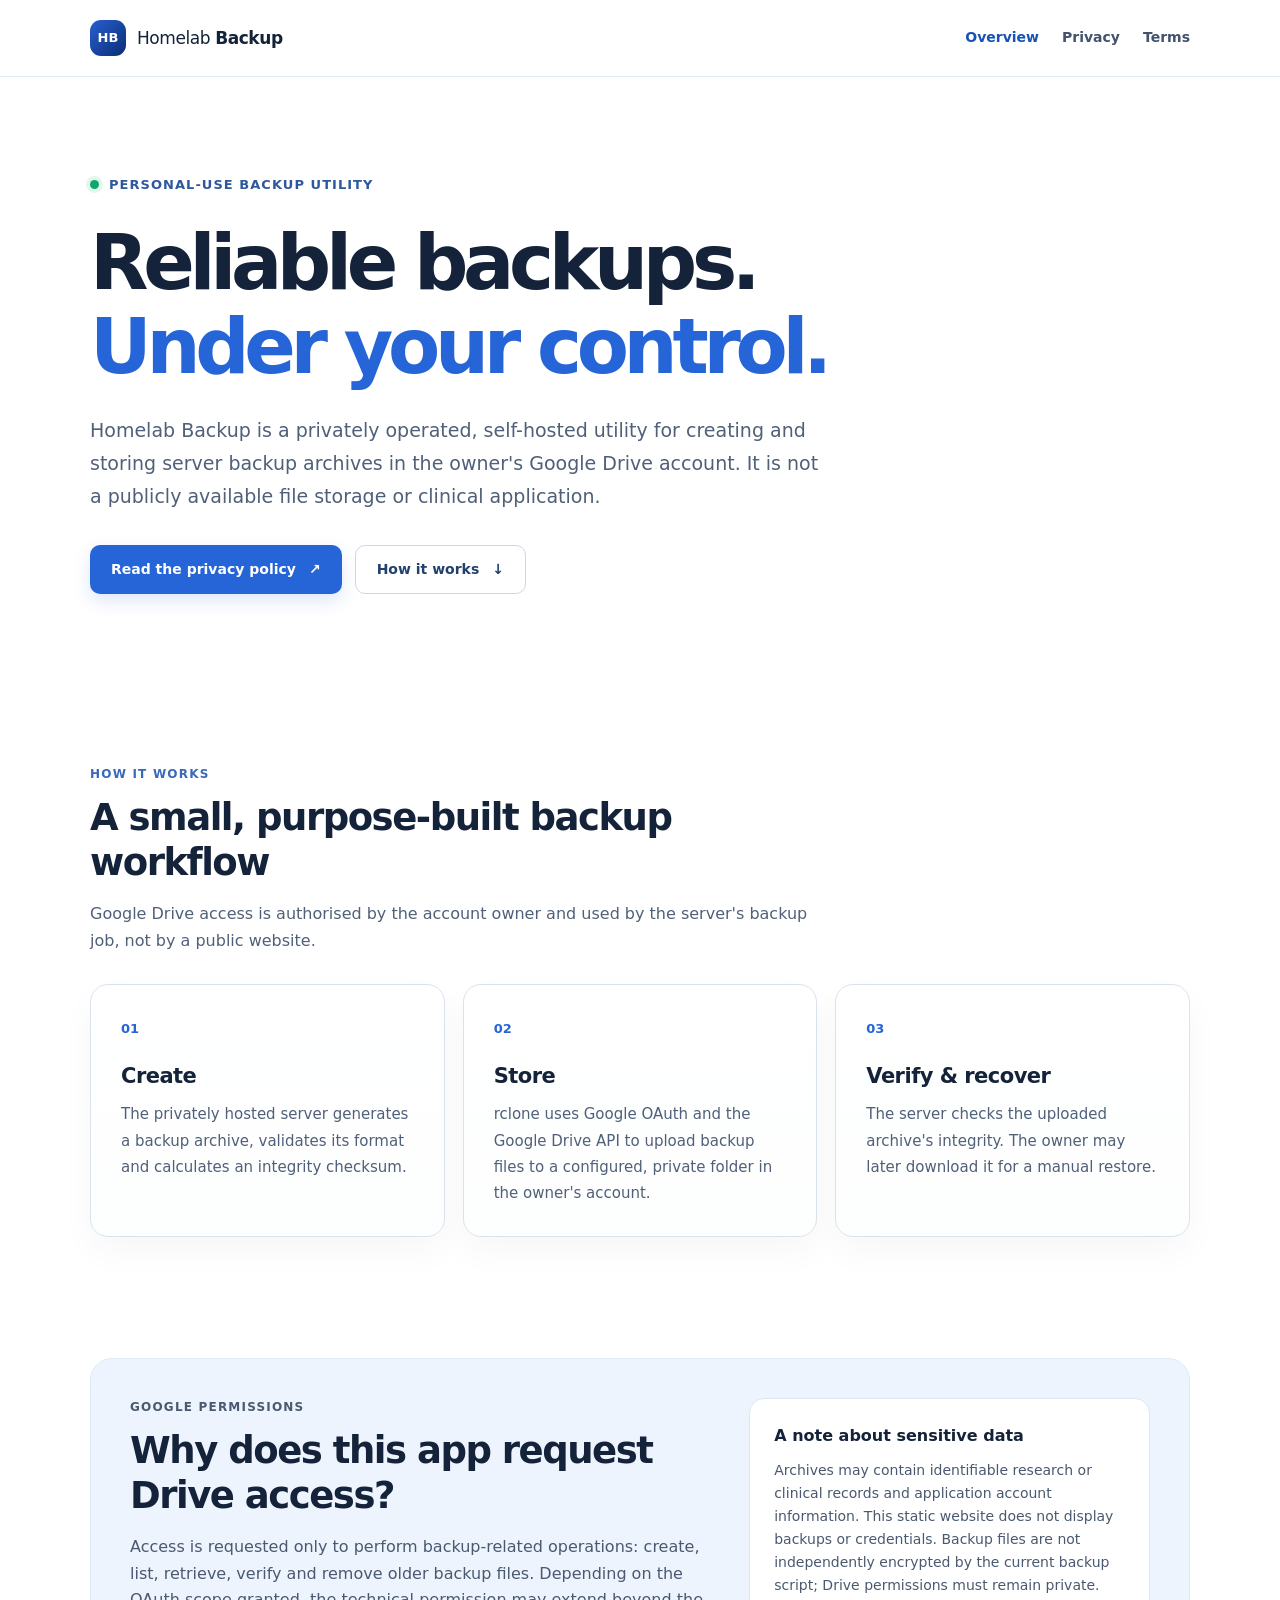
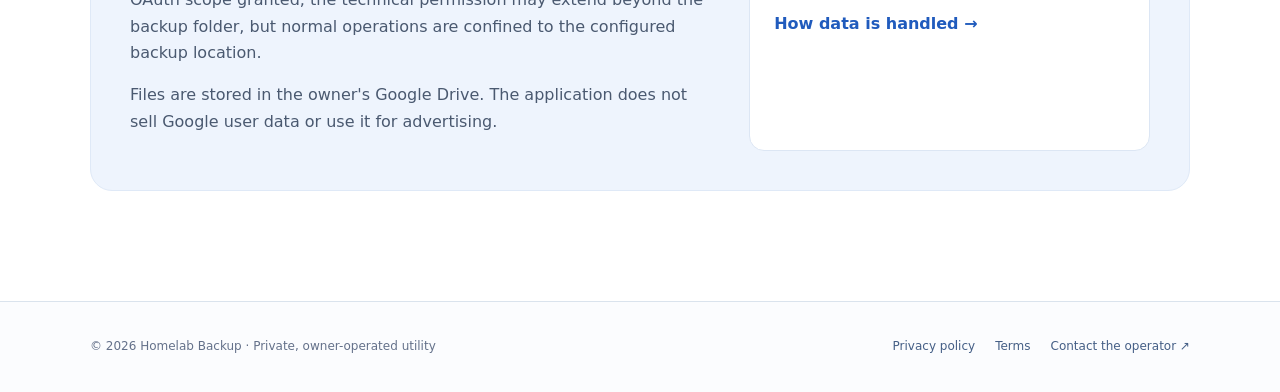
<file: index.html>
<!doctype html>
<html lang="en">
<head>
  <meta charset="utf-8">
  <meta name="viewport" content="width=device-width, initial-scale=1">
  <meta name="description" content="Homelab Backup is a private self-hosted backup utility that uses the Google Drive API to store and recover the owner's server backups.">
  <meta name="robots" content="index, follow">
  <title>Homelab Backup | Private Google Drive backups</title>
  <link rel="canonical" href="https://backup.wildsurg.net/">
  <link rel="stylesheet" href="./styles.css">
</head>
<body>
  <a class="skip-link" href="#main">Skip to content</a>
  <header class="site-header">
    <div class="shell topbar">
      <a class="wordmark" href="./" aria-label="Homelab Backup home"><span class="mark" aria-hidden="true">HB</span><span>Homelab <strong>Backup</strong></span></a>
      <nav aria-label="Primary navigation"><a href="./" aria-current="page">Overview</a><a href="./privacy.html">Privacy</a><a href="./terms.html">Terms</a></nav>
    </div>
  </header>
  <main id="main">
    <section class="hero shell">
      <div class="eyebrow"><span class="status-dot" aria-hidden="true"></span> Personal-use backup utility</div>
      <h1>Reliable backups.<br><span class="accent">Under your control.</span></h1>
      <p class="lead">Homelab Backup is a privately operated, self-hosted utility for creating and storing server backup archives in the owner's Google Drive account. It is not a publicly available file storage or clinical application.</p>
      <div class="actions"><a class="button primary" href="./privacy.html">Read the privacy policy <span aria-hidden="true">↗</span></a><a class="button secondary" href="#how-it-works">How it works <span aria-hidden="true">↓</span></a></div>
    </section>
    <section id="how-it-works" class="shell section" aria-labelledby="workflow-title">
      <div class="section-intro"><p class="section-kicker">How it works</p><h2 id="workflow-title">A small, purpose-built backup workflow</h2><p>Google Drive access is authorised by the account owner and used by the server's backup job, not by a public website.</p></div>
      <div class="grid">
        <article class="card"><span class="step">01</span><h3>Create</h3><p>The privately hosted server generates a backup archive, validates its format and calculates an integrity checksum.</p></article>
        <article class="card"><span class="step">02</span><h3>Store</h3><p>rclone uses Google OAuth and the Google Drive API to upload backup files to a configured, private folder in the owner's account.</p></article>
        <article class="card"><span class="step">03</span><h3>Verify &amp; recover</h3><p>The server checks the uploaded archive's integrity. The owner may later download it for a manual restore.</p></article>
      </div>
    </section>
    <section class="shell section lower" aria-labelledby="permissions-title">
      <div class="information-panel">
        <div><p class="section-kicker">Google permissions</p><h2 id="permissions-title">Why does this app request Drive access?</h2><p>Access is requested only to perform backup-related operations: create, list, retrieve, verify and remove older backup files. Depending on the OAuth scope granted, the technical permission may extend beyond the backup folder, but normal operations are confined to the configured backup location.</p><p>Files are stored in the owner's Google Drive. The application does not sell Google user data or use it for advertising.</p></div>
        <div class="aside"><strong>A note about sensitive data</strong><p>Archives may contain identifiable research or clinical records and application account information. This static website does not display backups or credentials. Backup files are not independently encrypted by the current backup script; Drive permissions must remain private.</p><a class="text-link" href="./privacy.html">How data is handled →</a></div>
      </div>
    </section>
  </main>
  <footer class="site-footer"><div class="shell footer-inner"><p>© 2026 Homelab Backup · Private, owner-operated utility</p><nav aria-label="Footer navigation"><a href="./privacy.html">Privacy policy</a><a href="./terms.html">Terms</a><a href="https://github.com/ahmedyaser7" rel="noopener noreferrer">Contact the operator ↗</a></nav></div></footer>
</body>
</html>
</file>
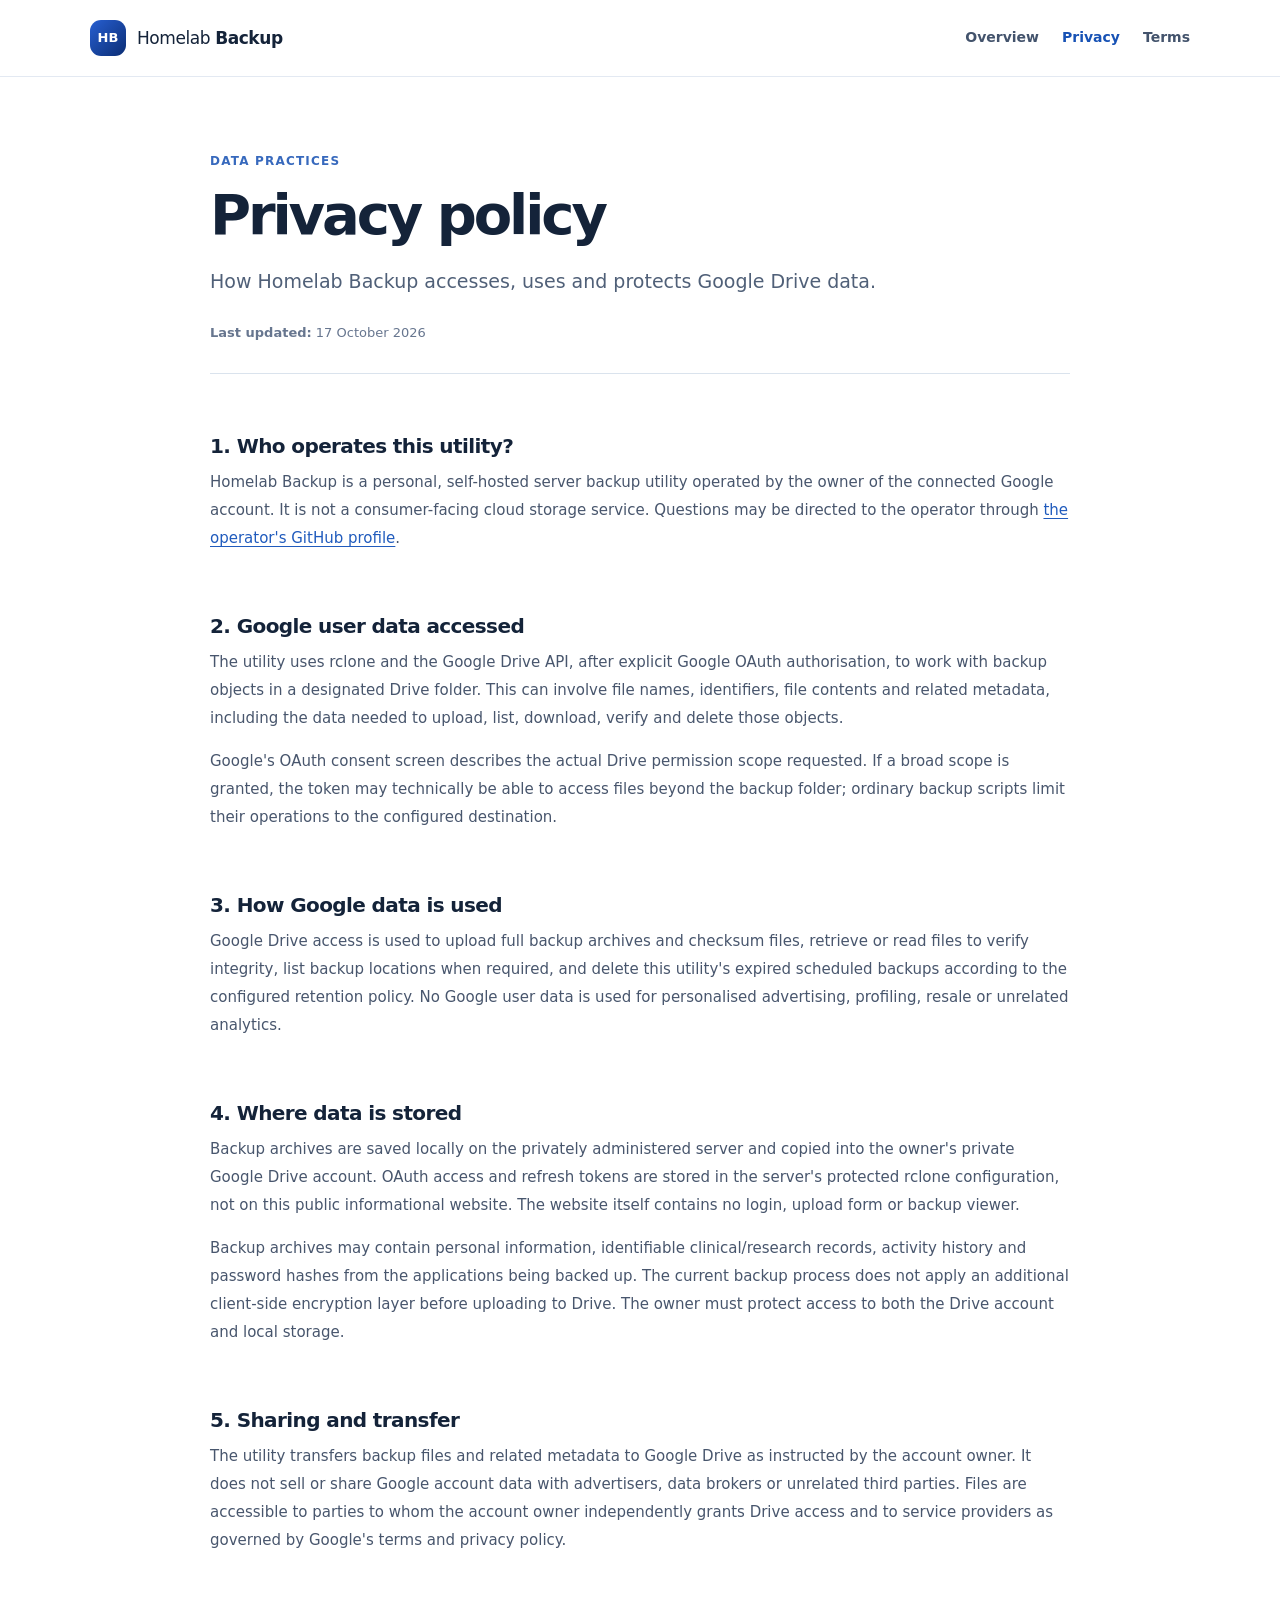
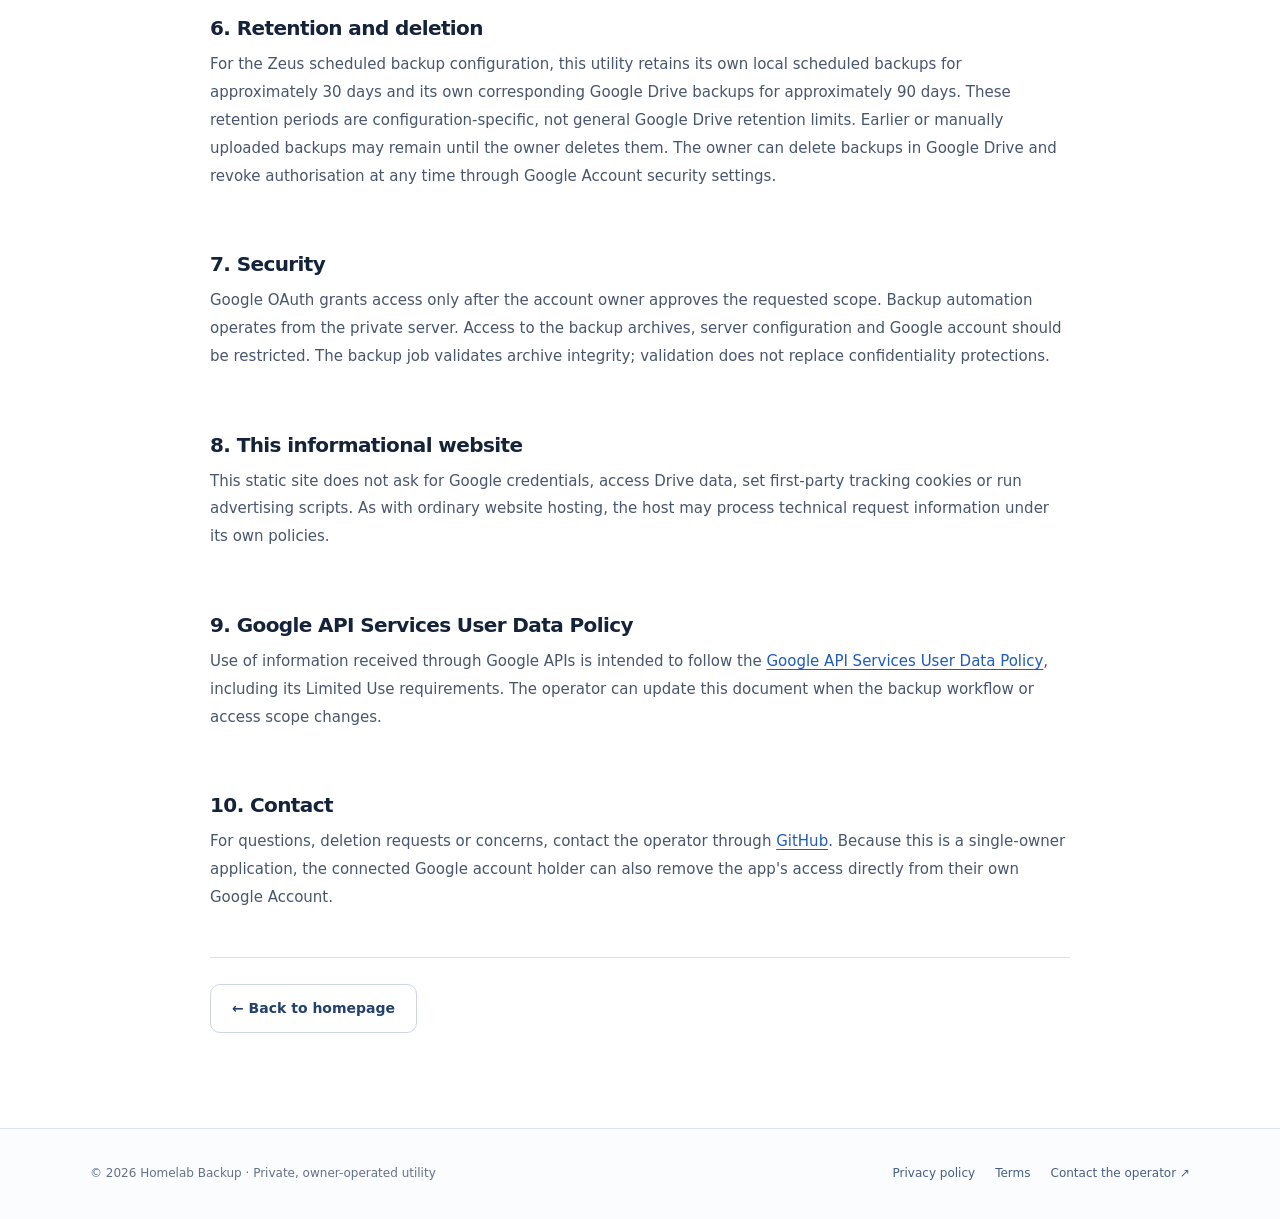
<file: privacy.html>
<!doctype html>
<html lang="en">
<head>
  <meta charset="utf-8">
  <meta name="viewport" content="width=device-width, initial-scale=1">
  <meta name="description" content="Privacy policy for Homelab Backup, a private utility using the Google Drive API to store and verify the owner's server backups.">
  <title>Privacy policy | Homelab Backup</title>
  <link rel="canonical" href="https://backup.wildsurg.net/privacy.html">
  <link rel="stylesheet" href="./styles.css">
</head>
<body>
  <a class="skip-link" href="#main">Skip to content</a>
  <header class="site-header"><div class="shell topbar"><a class="wordmark" href="./"><span class="mark" aria-hidden="true">HB</span><span>Homelab <strong>Backup</strong></span></a><nav aria-label="Primary navigation"><a href="./">Overview</a><a href="./privacy.html" aria-current="page">Privacy</a><a href="./terms.html">Terms</a></nav></div></header>
  <main id="main" class="shell document">
    <p class="section-kicker">Data practices</p>
    <h1>Privacy policy</h1>
    <p class="document-lead">How Homelab Backup accesses, uses and protects Google Drive data.</p>
    <p class="updated"><strong>Last updated:</strong> 17 October 2026</p>

    <section><h2>1. Who operates this utility?</h2><p>Homelab Backup is a personal, self-hosted server backup utility operated by the owner of the connected Google account. It is not a consumer-facing cloud storage service. Questions may be directed to the operator through <a href="https://github.com/slothboth">the operator's GitHub profile</a>.</p></section>

    <section><h2>2. Google user data accessed</h2><p>The utility uses rclone and the Google Drive API, after explicit Google OAuth authorisation, to work with backup objects in a designated Drive folder. This can involve file names, identifiers, file contents and related metadata, including the data needed to upload, list, download, verify and delete those objects.</p><p>Google's OAuth consent screen describes the actual Drive permission scope requested. If a broad scope is granted, the token may technically be able to access files beyond the backup folder; ordinary backup scripts limit their operations to the configured destination.</p></section>

    <section><h2>3. How Google data is used</h2><p>Google Drive access is used to upload full backup archives and checksum files, retrieve or read files to verify integrity, list backup locations when required, and delete this utility's expired scheduled backups according to the configured retention policy. No Google user data is used for personalised advertising, profiling, resale or unrelated analytics.</p></section>

    <section><h2>4. Where data is stored</h2><p>Backup archives are saved locally on the privately administered server and copied into the owner's private Google Drive account. OAuth access and refresh tokens are stored in the server's protected rclone configuration, not on this public informational website. The website itself contains no login, upload form or backup viewer.</p><p>Backup archives may contain personal information, identifiable clinical/research records, activity history and password hashes from the applications being backed up. The current backup process does not apply an additional client-side encryption layer before uploading to Drive. The owner must protect access to both the Drive account and local storage.</p></section>

    <section><h2>5. Sharing and transfer</h2><p>The utility transfers backup files and related metadata to Google Drive as instructed by the account owner. It does not sell or share Google account data with advertisers, data brokers or unrelated third parties. Files are accessible to parties to whom the account owner independently grants Drive access and to service providers as governed by Google's terms and privacy policy.</p></section>

    <section><h2>6. Retention and deletion</h2><p>For the Zeus scheduled backup configuration, this utility retains its own local scheduled backups for approximately 30 days and its own corresponding Google Drive backups for approximately 90 days. These retention periods are configuration-specific, not general Google Drive retention limits. Earlier or manually uploaded backups may remain until the owner deletes them. The owner can delete backups in Google Drive and revoke authorisation at any time through Google Account security settings.</p></section>

    <section><h2>7. Security</h2><p>Google OAuth grants access only after the account owner approves the requested scope. Backup automation operates from the private server. Access to the backup archives, server configuration and Google account should be restricted. The backup job validates archive integrity; validation does not replace confidentiality protections.</p></section>

    <section><h2>8. This informational website</h2><p>This static site does not ask for Google credentials, access Drive data, set first-party tracking cookies or run advertising scripts. As with ordinary website hosting, the host may process technical request information under its own policies.</p></section>

    <section><h2>9. Google API Services User Data Policy</h2><p>Use of information received through Google APIs is intended to follow the <a href="https://developers.google.com/terms/api-services-user-data-policy">Google API Services User Data Policy</a>, including its Limited Use requirements. The operator can update this document when the backup workflow or access scope changes.</p></section>

    <section><h2>10. Contact</h2><p>For questions, deletion requests or concerns, contact the operator through <a href="https://github.com/slothboth">GitHub</a>. Because this is a single-owner application, the connected Google account holder can also remove the app's access directly from their own Google Account.</p></section>
    <div class="document-end"><a class="button secondary" href="./">← Back to homepage</a></div>
  </main>
  <footer class="site-footer"><div class="shell footer-inner"><p>© 2026 Homelab Backup · Private, owner-operated utility</p><nav aria-label="Footer navigation"><a href="./privacy.html">Privacy policy</a><a href="./terms.html">Terms</a><a href="https://github.com/slothboth" rel="noopener noreferrer">Contact the operator ↗</a></nav></div></footer>
</body>
</html>
</file>
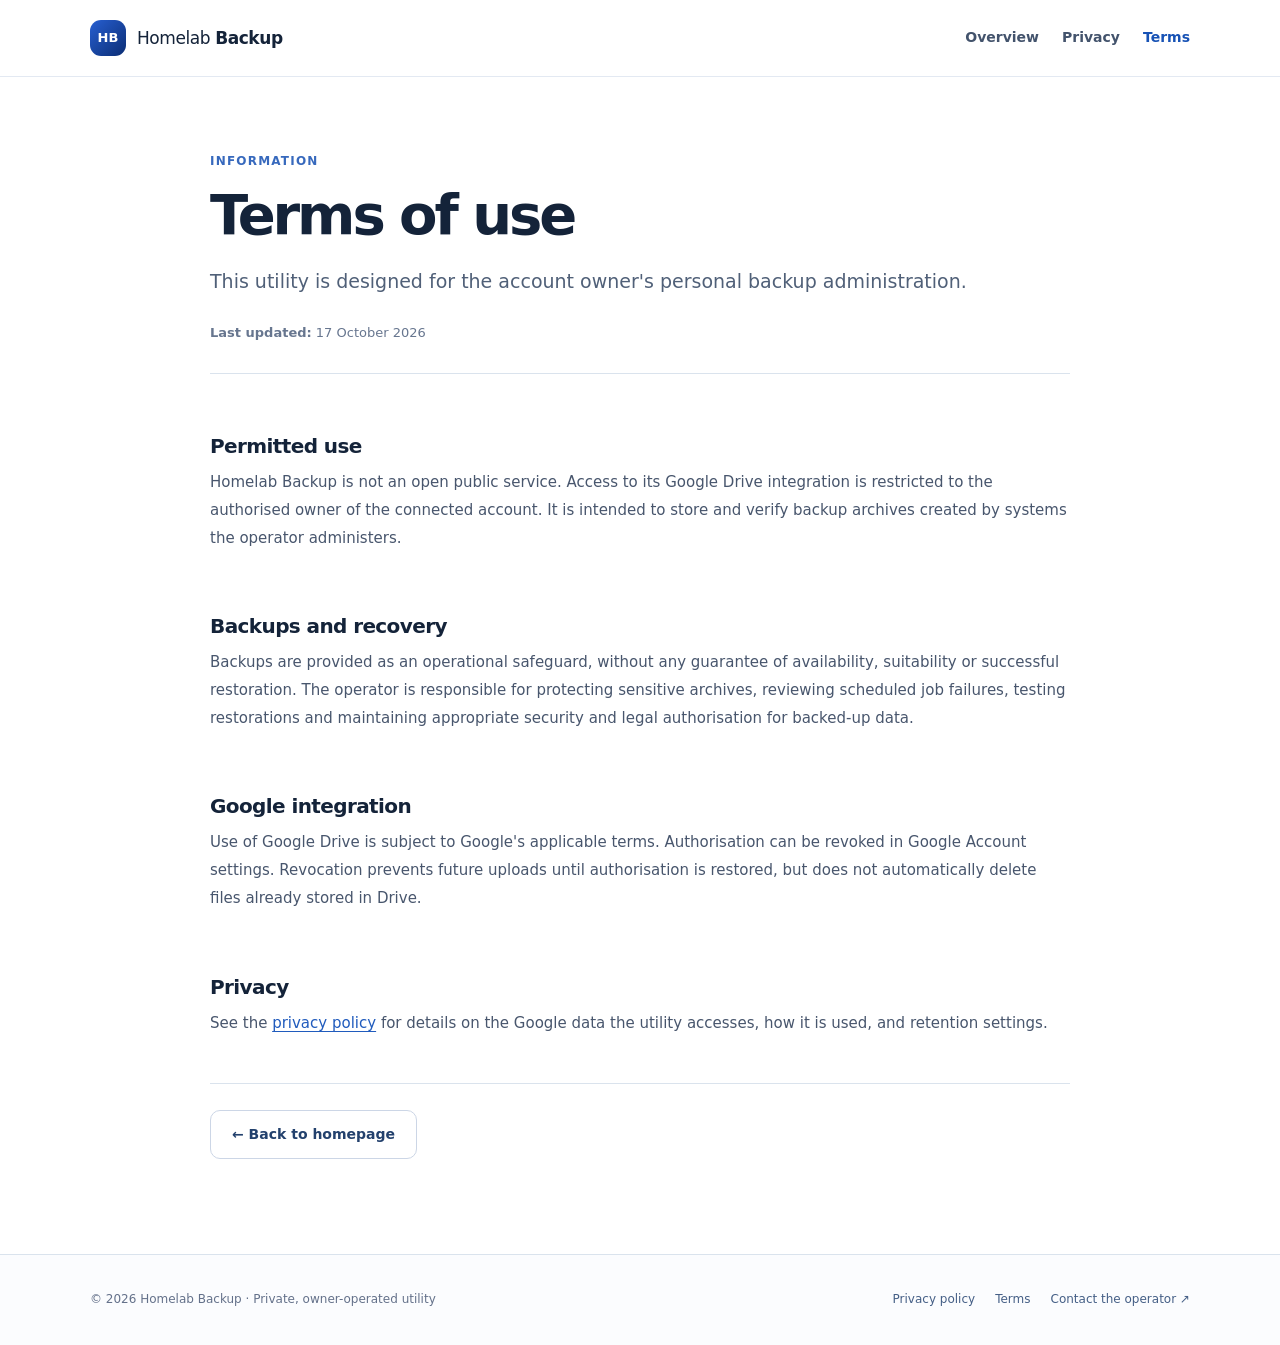
<file: terms.html>
<!doctype html>
<html lang="en">
<head>
  <meta charset="utf-8">
  <meta name="viewport" content="width=device-width, initial-scale=1">
  <meta name="description" content="Terms of use for the private Homelab Backup application.">
  <title>Terms of use | Homelab Backup</title>
  <link rel="canonical" href="https://backup.wildsurg.net/terms.html">
  <link rel="stylesheet" href="./styles.css">
</head>
<body>
  <a class="skip-link" href="#main">Skip to content</a>
  <header class="site-header"><div class="shell topbar"><a class="wordmark" href="./"><span class="mark" aria-hidden="true">HB</span><span>Homelab <strong>Backup</strong></span></a><nav aria-label="Primary navigation"><a href="./">Overview</a><a href="./privacy.html">Privacy</a><a href="./terms.html" aria-current="page">Terms</a></nav></div></header>
  <main id="main" class="shell document">
    <p class="section-kicker">Information</p>
    <h1>Terms of use</h1>
    <p class="document-lead">This utility is designed for the account owner's personal backup administration.</p>
    <p class="updated"><strong>Last updated:</strong> 17 October 2026</p>
    <section><h2>Permitted use</h2><p>Homelab Backup is not an open public service. Access to its Google Drive integration is restricted to the authorised owner of the connected account. It is intended to store and verify backup archives created by systems the operator administers.</p></section>
    <section><h2>Backups and recovery</h2><p>Backups are provided as an operational safeguard, without any guarantee of availability, suitability or successful restoration. The operator is responsible for protecting sensitive archives, reviewing scheduled job failures, testing restorations and maintaining appropriate security and legal authorisation for backed-up data.</p></section>
    <section><h2>Google integration</h2><p>Use of Google Drive is subject to Google's applicable terms. Authorisation can be revoked in Google Account settings. Revocation prevents future uploads until authorisation is restored, but does not automatically delete files already stored in Drive.</p></section>
    <section><h2>Privacy</h2><p>See the <a href="./privacy.html">privacy policy</a> for details on the Google data the utility accesses, how it is used, and retention settings.</p></section>
    <div class="document-end"><a class="button secondary" href="./">← Back to homepage</a></div>
  </main>
  <footer class="site-footer"><div class="shell footer-inner"><p>© 2026 Homelab Backup · Private, owner-operated utility</p><nav aria-label="Footer navigation"><a href="./privacy.html">Privacy policy</a><a href="./terms.html">Terms</a><a href="https://github.com/ahmedyaser7" rel="noopener noreferrer">Contact the operator ↗</a></nav></div></footer>
</body>
</html>
</file>
<file: styles.css>
:root{color-scheme:light;--ink:#142339;--muted:#506078;--line:#dae3ed;--blue:#2665d7;--deep:#0d1d38;--wash:#f5f8ff;--green:#12a56b;font-family:Inter,ui-sans-serif,system-ui,-apple-system,BlinkMacSystemFont,"Segoe UI",sans-serif;font-synthesis:none}*{box-sizing:border-box}html{scroll-behavior:smooth}body{margin:0;background:#fff;color:var(--ink);line-height:1.65}a{color:#205bbd;text-underline-offset:3px}a:hover{color:#123b8d}.shell{width:min(1100px,calc(100% - 44px));margin-inline:auto}.skip-link{position:absolute;left:-9999px;z-index:99;padding:10px;background:white}.skip-link:focus{left:10px;top:10px}.site-header{border-bottom:1px solid #e3e9f2;background:#fff}.topbar{display:flex;align-items:center;justify-content:space-between;gap:20px;min-height:76px}.wordmark{display:inline-flex;align-items:center;gap:11px;color:var(--ink);text-decoration:none;font-size:17px;letter-spacing:-.025em;white-space:nowrap}.mark{display:grid;place-items:center;width:36px;height:36px;border-radius:11px;background:linear-gradient(135deg,#275fd1,#0b2d74);color:white;font-weight:800;font-size:13px;letter-spacing:0}.topbar nav{display:flex;gap:23px}.topbar nav a{font-weight:600;font-size:14px;color:#43536c;text-decoration:none}.topbar nav a[aria-current=page],.topbar nav a:hover{color:#1752b5}.hero{padding-top:94px;padding-bottom:95px}.eyebrow{display:inline-flex;align-items:center;gap:10px;font-size:13px;font-weight:750;letter-spacing:.08em;text-transform:uppercase;color:#2f579d}.status-dot{width:9px;height:9px;border-radius:50%;background:var(--green);box-shadow:0 0 0 4px #e0f7eb}.hero h1{font-size:clamp(42px,6vw,76px);line-height:1.1;letter-spacing:-.07em;margin:24px 0 25px;max-width:800px;font-weight:800}.accent{color:var(--blue)}.lead{font-size:19px;color:var(--muted);max-width:740px;line-height:1.75}.actions{display:flex;gap:13px;flex-wrap:wrap;margin-top:32px}.button{display:inline-flex;align-items:center;justify-content:center;gap:13px;padding:12px 21px;min-height:46px;border-radius:10px;font-size:14px;font-weight:700;text-decoration:none;transition:transform .15s ease,background .15s ease}.button:hover{transform:translateY(-1px);text-decoration:none}.primary{background:var(--blue);color:white;box-shadow:0 7px 18px #1e5dd525}.primary:hover{background:#164eaf;color:white}.secondary{border:1px solid #ccd6e6;color:#23416d;background:#fff}.secondary:hover{background:var(--wash);color:#23416d}.section{padding-block:76px}.section-intro{max-width:725px;margin-bottom:30px}.section-kicker{font-size:12px;font-weight:800;text-transform:uppercase;letter-spacing:.1em;color:#3769bd;margin:0 0 10px}.section h2{font-size:clamp(26px,3vw,37px);line-height:1.22;letter-spacing:-.04em;margin:0 0 13px}.section-intro>p:last-child{color:var(--muted);margin-bottom:0}.grid{display:grid;grid-template-columns:repeat(3,minmax(0,1fr));gap:18px}.card{border:1px solid var(--line);padding:30px;border-radius:18px;background:linear-gradient(#fff,#fdfefe);box-shadow:0 15px 35px rgba(13,33,65,.035)}.card .step{font-size:13px;font-weight:800;color:var(--blue)}.card h3{margin:17px 0 8px;font-size:21px;letter-spacing:-.025em}.card p{margin:0;color:var(--muted);font-size:15px;line-height:1.75}.lower{padding-top:45px;padding-bottom:110px}.information-panel{display:grid;grid-template-columns:1.45fr 1fr;gap:38px;background:#eef4fd;border:1px solid #dfe9f7;border-radius:22px;padding:39px}.information-panel p{color:#4a5970}.information-panel .aside{background:#fff;border:1px solid #dce6f4;border-radius:15px;padding:24px}.aside strong{display:block;font-size:16px;margin-bottom:9px}.aside p{margin-top:0;font-size:14px}.text-link{font-weight:750;text-decoration:none}.site-footer{border-top:1px solid var(--line);background:#fbfcfe}.footer-inner{display:flex;align-items:center;justify-content:space-between;gap:12px;min-height:90px;color:#64718a;font-size:12px}.footer-inner nav{display:flex;gap:20px;flex-wrap:wrap}.footer-inner a{text-decoration:none;color:#455f86}.document{max-width:860px;padding-top:75px;padding-bottom:95px}.document h1{font-size:clamp(35px,5vw,56px);line-height:1.12;letter-spacing:-.055em;margin:12px 0 13px}.document-lead{color:var(--muted);font-size:19px}.updated{font-size:13px;color:#67768f;border-bottom:1px solid var(--line);padding-bottom:30px;margin-top:25px}.document section{padding-top:29px}.document section h2{font-size:20px;letter-spacing:-.03em;line-height:1.3;margin-bottom:7px}.document section p{color:#48566d;margin-top:10px;font-size:15px;line-height:1.86}.document-end{margin-top:45px;padding-top:26px;border-top:1px solid var(--line)}:focus-visible{outline:3px solid #60a5fa;outline-offset:4px}@media(max-width:800px){.grid,.information-panel{grid-template-columns:1fr}.hero{padding-top:65px;padding-bottom:65px}.section{padding-block:48px}.lower{padding-bottom:75px}.information-panel{padding:25px}.footer-inner{flex-direction:column;align-items:flex-start;justify-content:center;padding-block:20px}}@media(max-width:530px){.topbar{flex-wrap:wrap;justify-content:center;padding:17px 0;gap:15px}.topbar nav{gap:16px}.topbar nav a{font-size:13px}.hero h1{letter-spacing:-.055em}.lead{font-size:16px}.card{padding:22px}.shell{width:min(1100px,calc(100% - 32px))}.footer-inner nav{gap:13px}}@media(prefers-reduced-motion:reduce){html{scroll-behavior:auto}.button{transition:none}}
</file>
